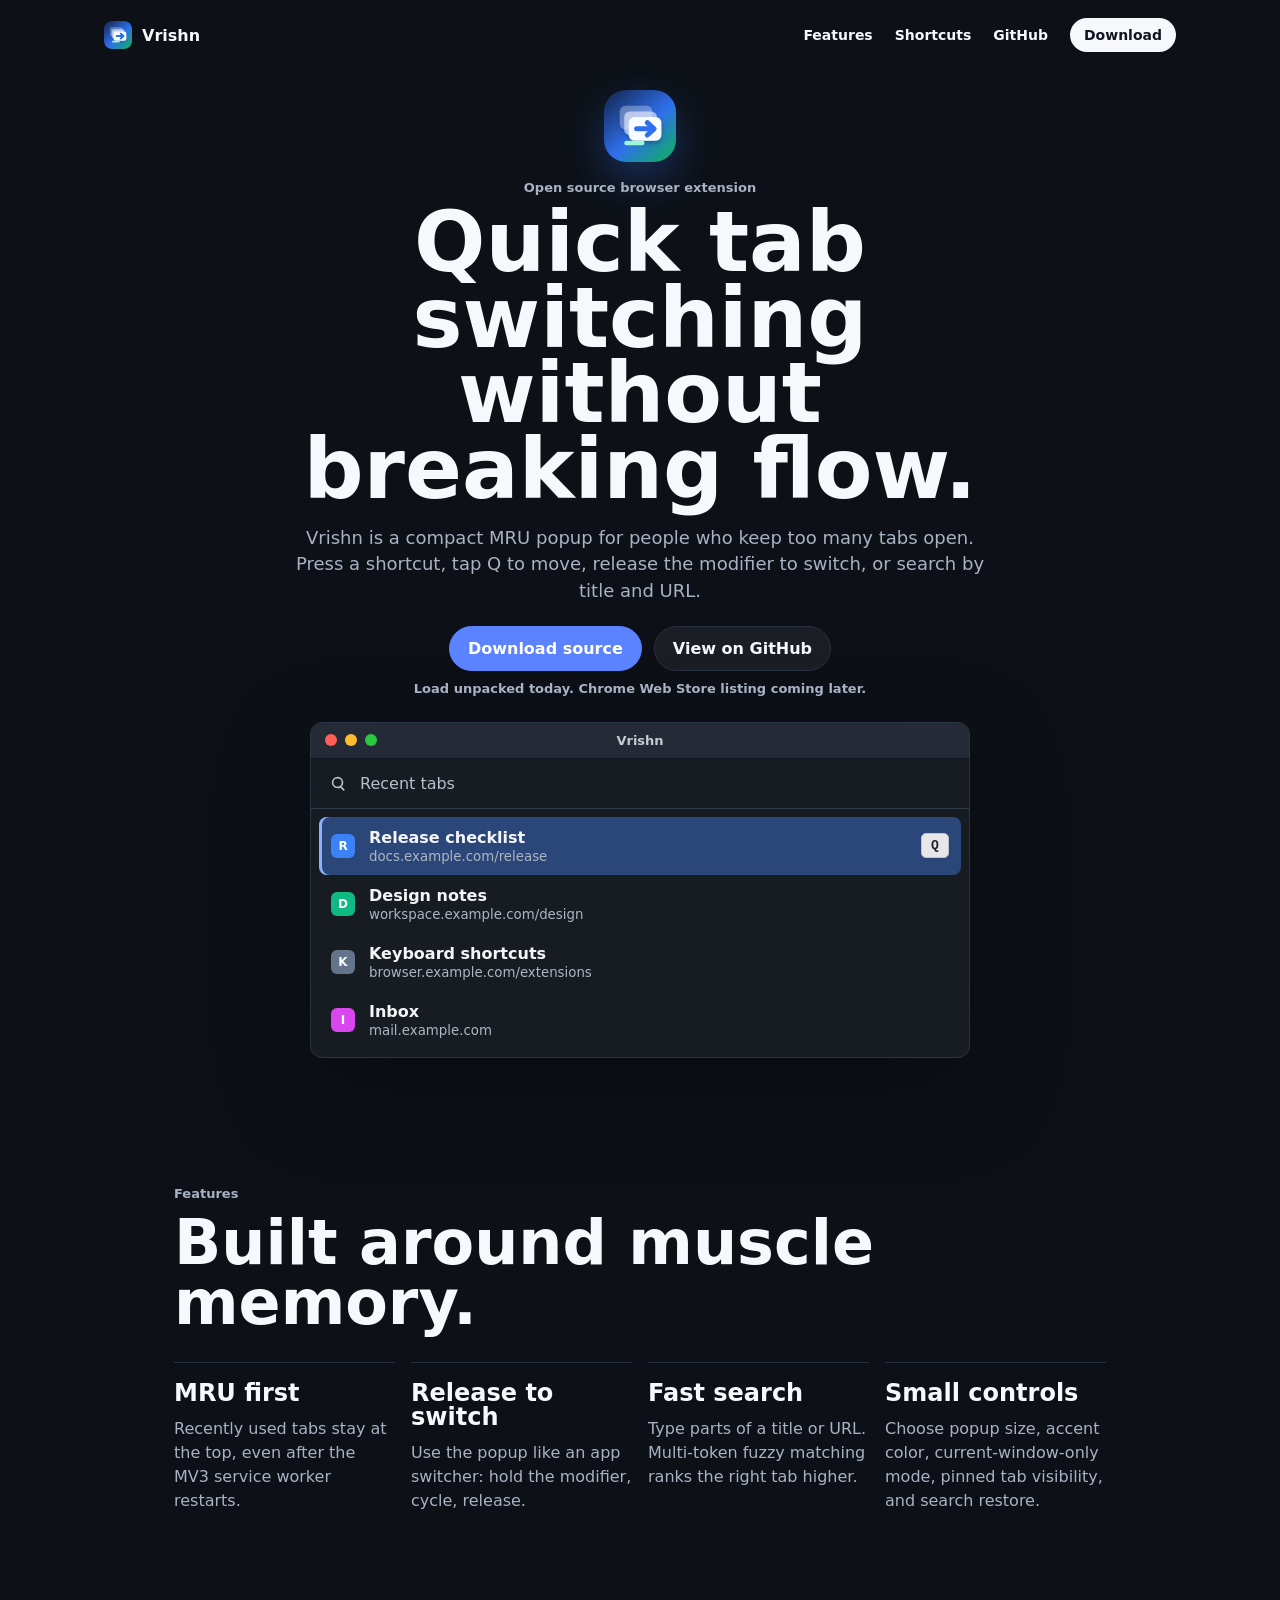
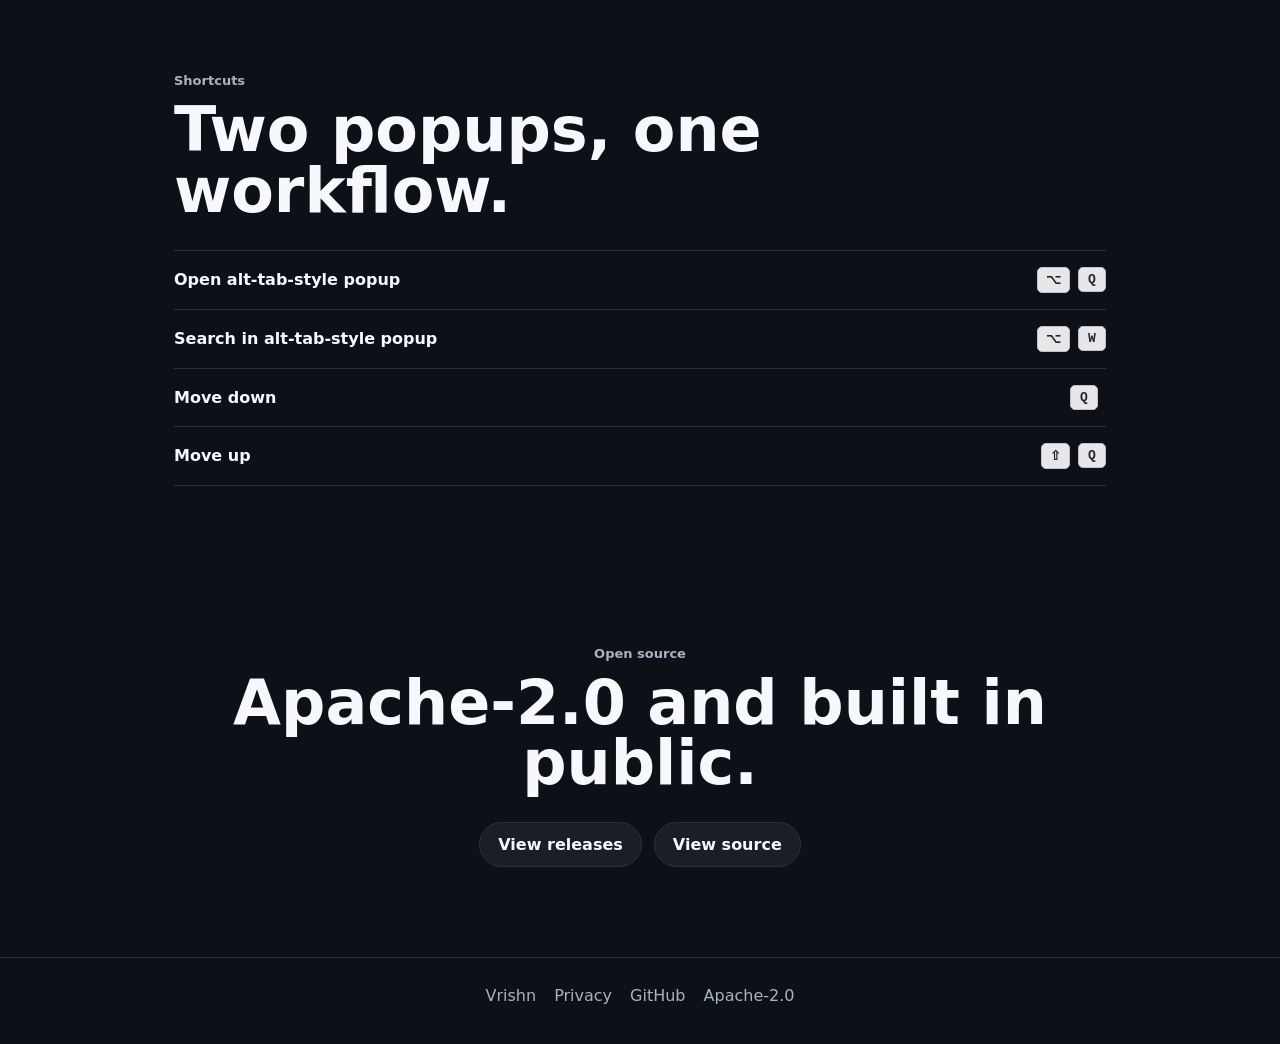
<file: index.html>
<!doctype html>
<html lang="en">
  <head>
    <meta charset="utf-8">
    <meta name="viewport" content="width=device-width, initial-scale=1">
    <meta name="description" content="Vrishn is a keyboard-first quick tab switcher for Chrome, Edge, Brave, Helium, and other Chromium browsers.">
    <meta name="theme-color" content="#0d1117">
    <meta property="og:type" content="website">
    <meta property="og:site_name" content="Vrishn">
    <meta property="og:title" content="Vrishn - Quick Tab Switcher">
    <meta property="og:description" content="Keyboard-first tab switching with recent-tab cycling, fuzzy search, and customizable popup controls.">
    <meta property="og:url" content="https://rishabhsai.github.io/vrishn-quick-tab-switcher/">
    <meta property="og:image" content="https://rishabhsai.github.io/vrishn-quick-tab-switcher/og-image.png">
    <meta property="og:image:secure_url" content="https://rishabhsai.github.io/vrishn-quick-tab-switcher/og-image.png">
    <meta property="og:image:type" content="image/png">
    <meta property="og:image:width" content="1200">
    <meta property="og:image:height" content="630">
    <meta property="og:image:alt" content="Vrishn quick tab switcher preview with a dark browser UI and keyboard shortcut tiles.">
    <meta name="twitter:card" content="summary_large_image">
    <meta name="twitter:title" content="Vrishn - Quick Tab Switcher">
    <meta name="twitter:description" content="Keyboard-first tab switching with recent-tab cycling, fuzzy search, and customizable popup controls.">
    <meta name="twitter:image" content="https://rishabhsai.github.io/vrishn-quick-tab-switcher/og-image.png">
    <title>Vrishn - Quick Tab Switcher</title>
    <link rel="icon" href="./favicon.svg" type="image/svg+xml">
    <link rel="icon" href="./favicon-32.png" sizes="32x32" type="image/png">
    <link rel="apple-touch-icon" href="./apple-touch-icon.png">
    <link rel="stylesheet" href="./style.css">
  </head>
  <body>
    <header class="nav">
      <a class="brand" href="#top" aria-label="Vrishn home">
        <span class="brand-mark" aria-hidden="true">
          <img src="./favicon.svg" alt="">
        </span>
        <span>Vrishn</span>
      </a>
      <nav aria-label="Primary">
        <a href="#features">Features</a>
        <a href="#shortcuts">Shortcuts</a>
        <a href="https://github.com/rishabhsai/vrishn-quick-tab-switcher">GitHub</a>
        <a class="nav-cta" href="https://github.com/rishabhsai/vrishn-quick-tab-switcher/archive/refs/heads/main.zip">Download</a>
      </nav>
    </header>

    <main id="top">
      <section class="hero" aria-labelledby="hero-title">
        <div class="app-icon" aria-hidden="true">
          <img src="./favicon.svg" alt="">
        </div>
        <p class="eyebrow">Open source browser extension</p>
        <h1 id="hero-title">Quick tab switching without breaking flow.</h1>
        <p class="lede">
          Vrishn is a compact MRU popup for people who keep too many tabs open.
          Press a shortcut, tap Q to move, release the modifier to switch, or
          search by title and URL.
        </p>
        <div class="actions">
          <a class="button primary" href="https://github.com/rishabhsai/vrishn-quick-tab-switcher/archive/refs/heads/main.zip">Download source</a>
          <a class="button secondary" href="https://github.com/rishabhsai/vrishn-quick-tab-switcher">View on GitHub</a>
        </div>
        <p class="meta">Load unpacked today. Chrome Web Store listing coming later.</p>

        <figure class="product" aria-label="Vrishn popup preview">
          <div class="window-bar">
            <span></span>
            <span></span>
            <span></span>
            <strong>Vrishn</strong>
          </div>
          <div class="search-row">
            <svg viewBox="0 0 24 24" aria-hidden="true">
              <path d="M10.8 18a7.2 7.2 0 1 1 5.1-2.1l4.1 4.1-1.4 1.4-4.1-4.1A7.16 7.16 0 0 1 10.8 18Zm0-2a5.2 5.2 0 1 0 0-10.4 5.2 5.2 0 0 0 0 10.4Z"/>
            </svg>
            <span>Recent tabs</span>
          </div>
          <ol class="tab-list">
            <li class="selected">
              <span class="favicon blue">R</span>
              <span>
                <strong>Release checklist</strong>
                <small>docs.example.com/release</small>
              </span>
              <kbd>Q</kbd>
            </li>
            <li>
              <span class="favicon green">D</span>
              <span>
                <strong>Design notes</strong>
                <small>workspace.example.com/design</small>
              </span>
            </li>
            <li>
              <span class="favicon slate">K</span>
              <span>
                <strong>Keyboard shortcuts</strong>
                <small>browser.example.com/extensions</small>
              </span>
            </li>
            <li>
              <span class="favicon pink">I</span>
              <span>
                <strong>Inbox</strong>
                <small>mail.example.com</small>
              </span>
            </li>
          </ol>
        </figure>
      </section>

      <section id="features" class="features" aria-labelledby="features-title">
        <p class="section-label">Features</p>
        <h2 id="features-title">Built around muscle memory.</h2>
        <div class="feature-grid">
          <article>
            <h3>MRU first</h3>
            <p>Recently used tabs stay at the top, even after the MV3 service worker restarts.</p>
          </article>
          <article>
            <h3>Release to switch</h3>
            <p>Use the popup like an app switcher: hold the modifier, cycle, release.</p>
          </article>
          <article>
            <h3>Fast search</h3>
            <p>Type parts of a title or URL. Multi-token fuzzy matching ranks the right tab higher.</p>
          </article>
          <article>
            <h3>Small controls</h3>
            <p>Choose popup size, accent color, current-window-only mode, pinned tab visibility, and search restore.</p>
          </article>
        </div>
      </section>

      <section id="shortcuts" class="shortcuts" aria-labelledby="shortcuts-title">
        <p class="section-label">Shortcuts</p>
        <h2 id="shortcuts-title">Two popups, one workflow.</h2>
        <div class="shortcut-table">
          <div>
            <span>Open alt-tab-style popup</span>
            <kbd>⌥</kbd><kbd>Q</kbd>
          </div>
          <div>
            <span>Search in alt-tab-style popup</span>
            <kbd>⌥</kbd><kbd>W</kbd>
          </div>
          <div>
            <span>Move down</span>
            <kbd>Q</kbd>
          </div>
          <div>
            <span>Move up</span>
            <kbd>⇧</kbd><kbd>Q</kbd>
          </div>
        </div>
      </section>

      <section class="open-source" aria-labelledby="open-source-title">
        <p class="section-label">Open source</p>
        <h2 id="open-source-title">Apache-2.0 and built in public.</h2>
        <div class="actions">
          <a class="button secondary" href="https://github.com/rishabhsai/vrishn-quick-tab-switcher/releases">View releases</a>
          <a class="button secondary" href="https://github.com/rishabhsai/vrishn-quick-tab-switcher">View source</a>
        </div>
      </section>
    </main>

    <footer>
      <a href="#top">Vrishn</a>
      <a href="./privacy.html">Privacy</a>
      <a href="https://github.com/rishabhsai/vrishn-quick-tab-switcher">GitHub</a>
      <a href="https://github.com/rishabhsai/vrishn-quick-tab-switcher/blob/main/LICENSE">Apache-2.0</a>
    </footer>
  </body>
</html>
</file>
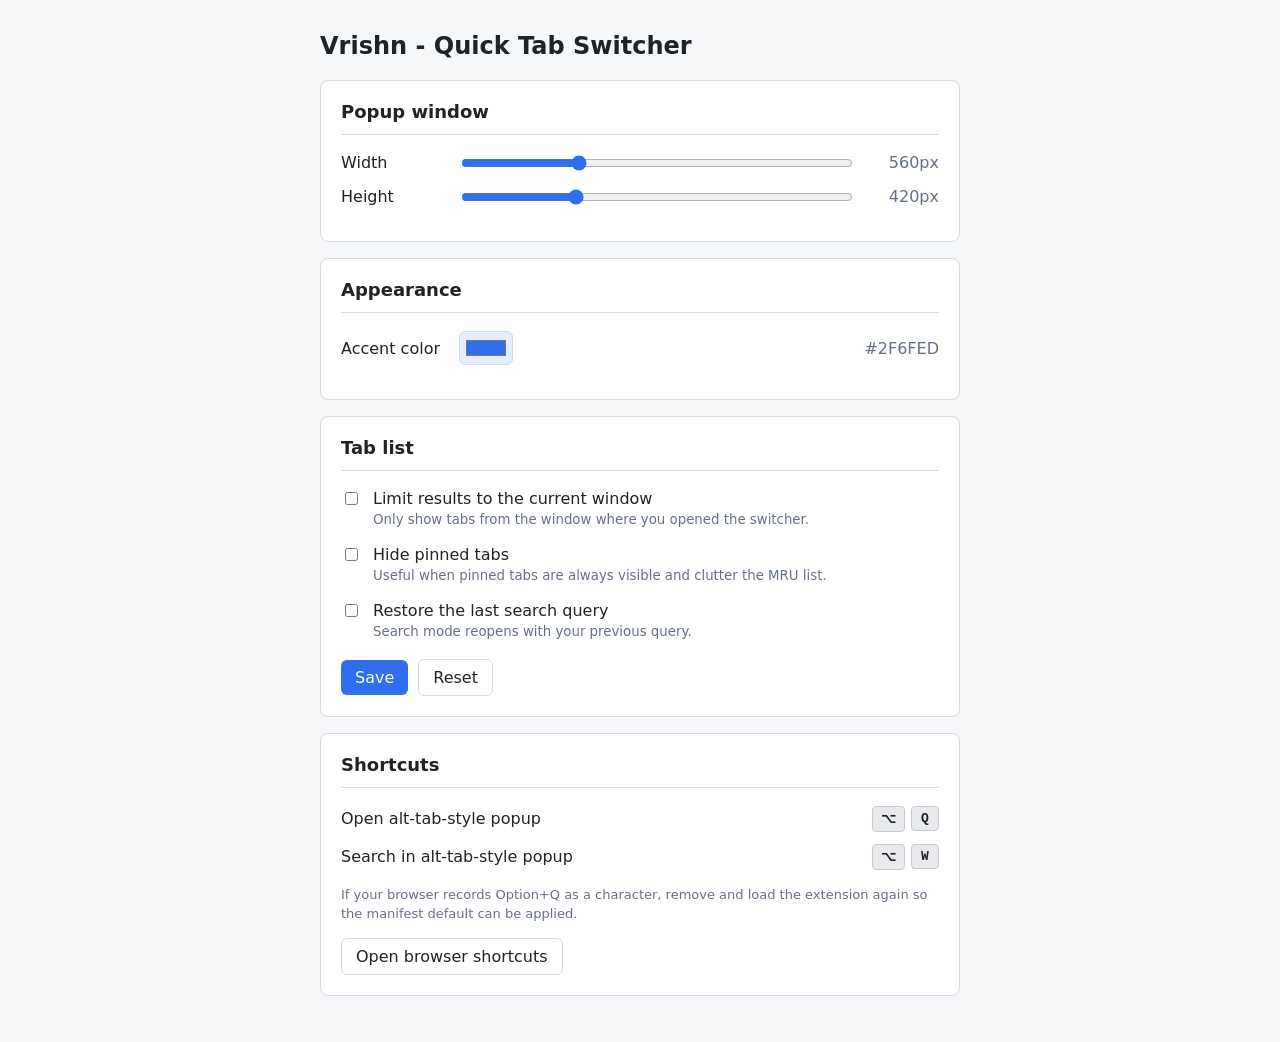
<file: options.html>
<!doctype html>
<html lang="en">
  <head>
    <meta charset="utf-8">
    <meta name="viewport" content="width=device-width, initial-scale=1">
    <title>Vrishn - Quick Tab Switcher Options</title>
    <link rel="stylesheet" href="options.css">
  </head>
  <body>
    <main class="page">
      <h1>Vrishn - Quick Tab Switcher</h1>

      <section class="panel">
        <h2>Popup window</h2>
        <label>
          Width
          <input id="width" type="range" min="420" max="900" step="20">
          <output id="widthValue"></output>
        </label>
        <label>
          Height
          <input id="height" type="range" min="300" max="720" step="20">
          <output id="heightValue"></output>
        </label>
      </section>

      <section class="panel">
        <h2>Appearance</h2>
        <label class="color-row">
          Accent color
          <input id="accentColor" type="color" value="#2f6fed">
          <output id="accentColorValue"></output>
        </label>
      </section>

      <section class="panel">
        <h2>Tab list</h2>
        <label class="check-row">
          <input id="limitToCurrentWindow" type="checkbox">
          <span>
            Limit results to the current window
            <small>Only show tabs from the window where you opened the switcher.</small>
          </span>
        </label>
        <label class="check-row">
          <input id="hidePinnedTabs" type="checkbox">
          <span>
            Hide pinned tabs
            <small>Useful when pinned tabs are always visible and clutter the MRU list.</small>
          </span>
        </label>
        <label class="check-row">
          <input id="restoreLastSearch" type="checkbox">
          <span>
            Restore the last search query
            <small>Search mode reopens with your previous query.</small>
          </span>
        </label>
        <div class="actions">
          <button id="save">Save</button>
          <button id="reset" type="button">Reset</button>
          <span id="status" role="status"></span>
        </div>
      </section>

      <section class="panel">
        <h2>Shortcuts</h2>
        <div class="shortcut-row">
          <span>Open alt-tab-style popup</span>
          <kbd>⌥</kbd><kbd>Q</kbd>
        </div>
        <div class="shortcut-row">
          <span>Search in alt-tab-style popup</span>
          <kbd>⌥</kbd><kbd>W</kbd>
        </div>
        <p class="note">
          If your browser records Option+Q as a character, remove and load the
          extension again so the manifest default can be applied.
        </p>
        <button id="openShortcuts" type="button">Open browser shortcuts</button>
      </section>
    </main>
    <script src="options.js" type="module"></script>
  </body>
</html>
</file>
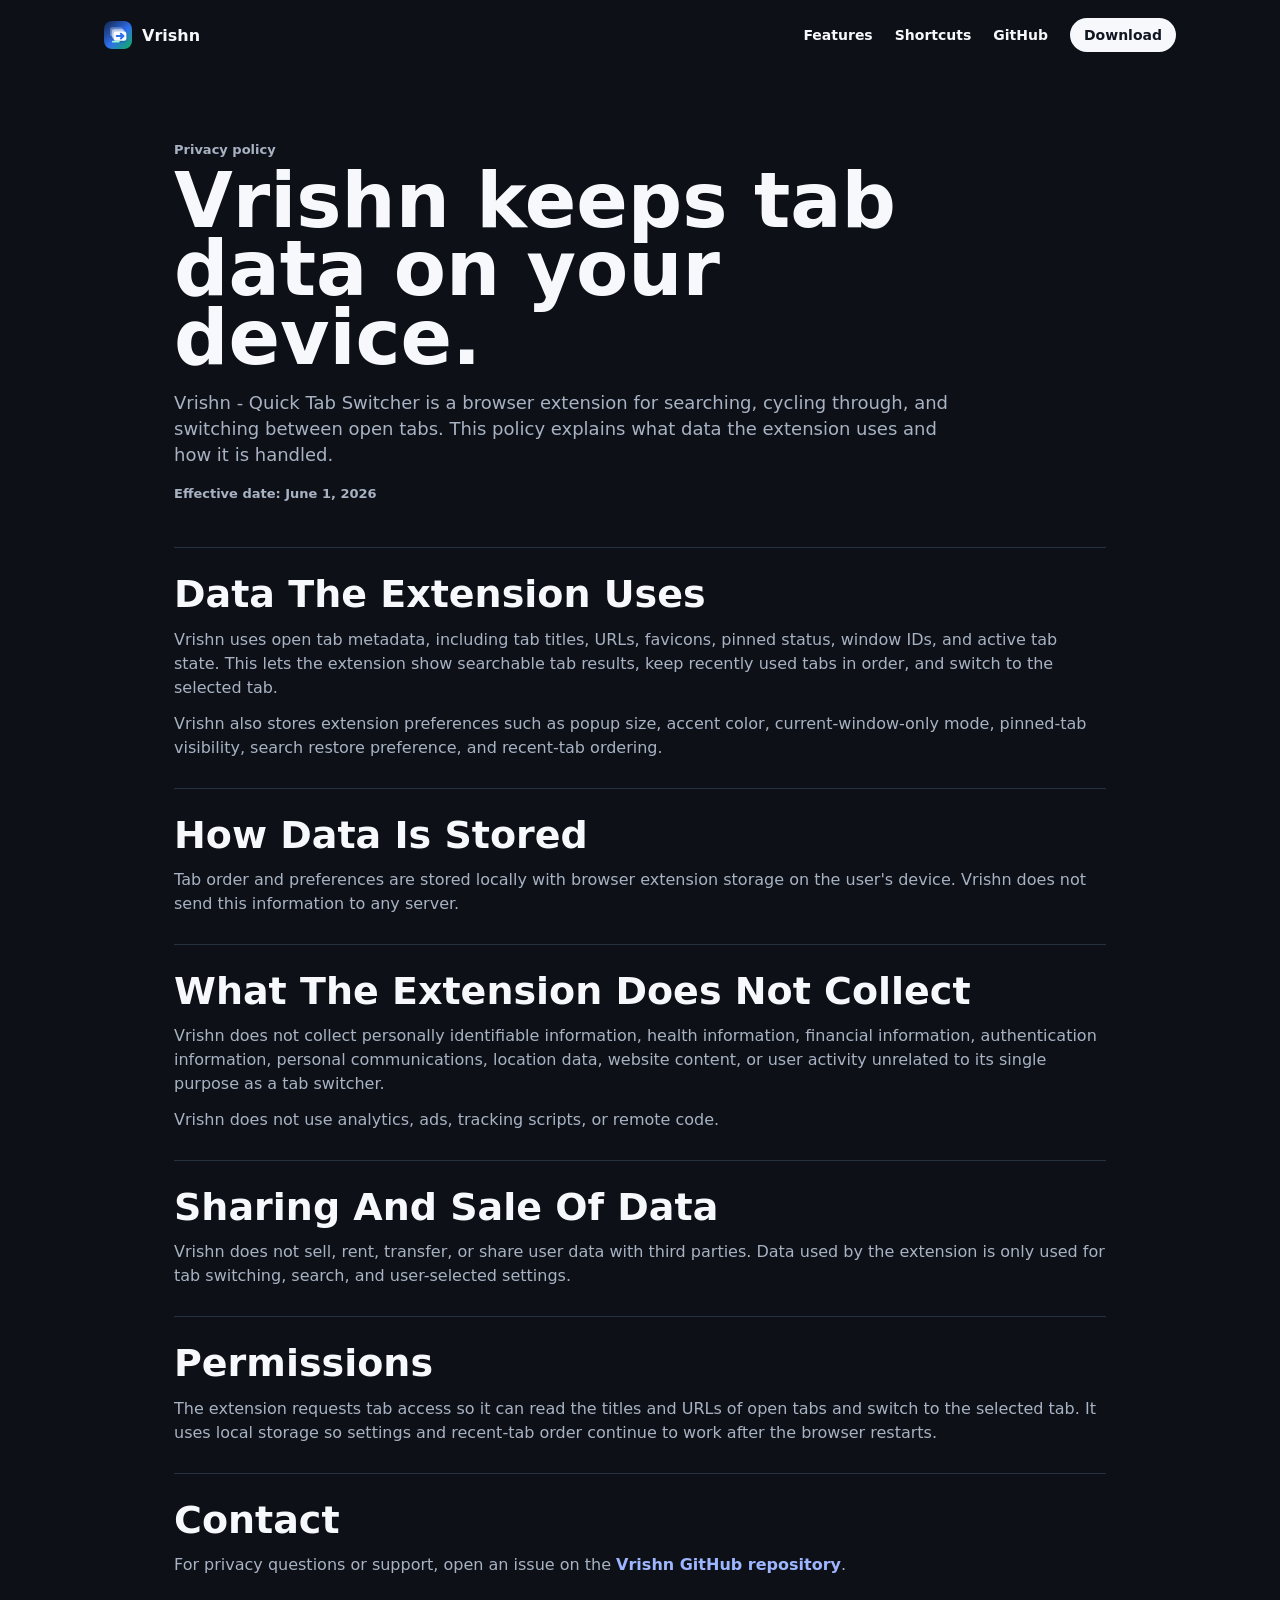
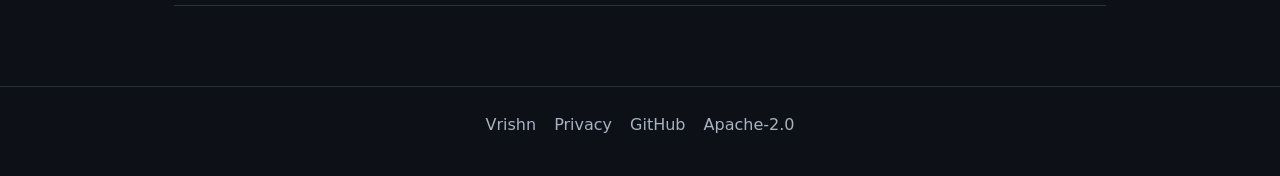
<file: privacy.html>
<!doctype html>
<html lang="en">
  <head>
    <meta charset="utf-8">
    <meta name="viewport" content="width=device-width, initial-scale=1">
    <meta name="description" content="Privacy policy for Vrishn - Quick Tab Switcher.">
    <meta name="theme-color" content="#0d1117">
    <meta property="og:type" content="website">
    <meta property="og:site_name" content="Vrishn">
    <meta property="og:title" content="Vrishn - Privacy Policy">
    <meta property="og:description" content="Vrishn stores tab-switching data and preferences locally and does not sell or transmit user data.">
    <meta property="og:url" content="https://rishabhsai.github.io/vrishn-quick-tab-switcher/privacy.html">
    <meta property="og:image" content="https://rishabhsai.github.io/vrishn-quick-tab-switcher/og-image.png">
    <meta property="og:image:secure_url" content="https://rishabhsai.github.io/vrishn-quick-tab-switcher/og-image.png">
    <meta property="og:image:type" content="image/png">
    <meta property="og:image:width" content="1200">
    <meta property="og:image:height" content="630">
    <meta property="og:image:alt" content="Vrishn quick tab switcher preview with a dark browser UI and keyboard shortcut tiles.">
    <meta name="twitter:card" content="summary_large_image">
    <meta name="twitter:title" content="Vrishn - Privacy Policy">
    <meta name="twitter:description" content="Vrishn stores tab-switching data and preferences locally and does not sell or transmit user data.">
    <meta name="twitter:image" content="https://rishabhsai.github.io/vrishn-quick-tab-switcher/og-image.png">
    <title>Vrishn - Privacy Policy</title>
    <link rel="icon" href="./favicon.svg" type="image/svg+xml">
    <link rel="icon" href="./favicon-32.png" sizes="32x32" type="image/png">
    <link rel="apple-touch-icon" href="./apple-touch-icon.png">
    <link rel="stylesheet" href="./style.css">
  </head>
  <body>
    <header class="nav">
      <a class="brand" href="./" aria-label="Vrishn home">
        <span class="brand-mark" aria-hidden="true">
          <img src="./favicon.svg" alt="">
        </span>
        <span>Vrishn</span>
      </a>
      <nav aria-label="Primary">
        <a href="./#features">Features</a>
        <a href="./#shortcuts">Shortcuts</a>
        <a href="https://github.com/rishabhsai/vrishn-quick-tab-switcher">GitHub</a>
        <a class="nav-cta" href="https://github.com/rishabhsai/vrishn-quick-tab-switcher/archive/refs/heads/main.zip">Download</a>
      </nav>
    </header>

    <main class="policy-page">
      <section class="policy-hero" aria-labelledby="policy-title">
        <p class="eyebrow">Privacy policy</p>
        <h1 id="policy-title">Vrishn keeps tab data on your device.</h1>
        <p class="lede">
          Vrishn - Quick Tab Switcher is a browser extension for searching,
          cycling through, and switching between open tabs. This policy explains
          what data the extension uses and how it is handled.
        </p>
        <p class="meta">Effective date: June 1, 2026</p>
      </section>

      <section class="policy-content" aria-label="Privacy policy details">
        <article>
          <h2>Data The Extension Uses</h2>
          <p>
            Vrishn uses open tab metadata, including tab titles, URLs, favicons,
            pinned status, window IDs, and active tab state. This lets the
            extension show searchable tab results, keep recently used tabs in
            order, and switch to the selected tab.
          </p>
          <p>
            Vrishn also stores extension preferences such as popup size, accent
            color, current-window-only mode, pinned-tab visibility, search
            restore preference, and recent-tab ordering.
          </p>
        </article>

        <article>
          <h2>How Data Is Stored</h2>
          <p>
            Tab order and preferences are stored locally with browser extension
            storage on the user's device. Vrishn does not send this information
            to any server.
          </p>
        </article>

        <article>
          <h2>What The Extension Does Not Collect</h2>
          <p>
            Vrishn does not collect personally identifiable information, health
            information, financial information, authentication information,
            personal communications, location data, website content, or user
            activity unrelated to its single purpose as a tab switcher.
          </p>
          <p>
            Vrishn does not use analytics, ads, tracking scripts, or remote
            code.
          </p>
        </article>

        <article>
          <h2>Sharing And Sale Of Data</h2>
          <p>
            Vrishn does not sell, rent, transfer, or share user data with third
            parties. Data used by the extension is only used for tab switching,
            search, and user-selected settings.
          </p>
        </article>

        <article>
          <h2>Permissions</h2>
          <p>
            The extension requests tab access so it can read the titles and URLs
            of open tabs and switch to the selected tab. It uses local storage
            so settings and recent-tab order continue to work after the browser
            restarts.
          </p>
        </article>

        <article>
          <h2>Contact</h2>
          <p>
            For privacy questions or support, open an issue on the
            <a href="https://github.com/rishabhsai/vrishn-quick-tab-switcher/issues">Vrishn GitHub repository</a>.
          </p>
        </article>
      </section>
    </main>

    <footer>
      <a href="./">Vrishn</a>
      <a href="./privacy.html">Privacy</a>
      <a href="https://github.com/rishabhsai/vrishn-quick-tab-switcher">GitHub</a>
      <a href="https://github.com/rishabhsai/vrishn-quick-tab-switcher/blob/main/LICENSE">Apache-2.0</a>
    </footer>
  </body>
</html>
</file>
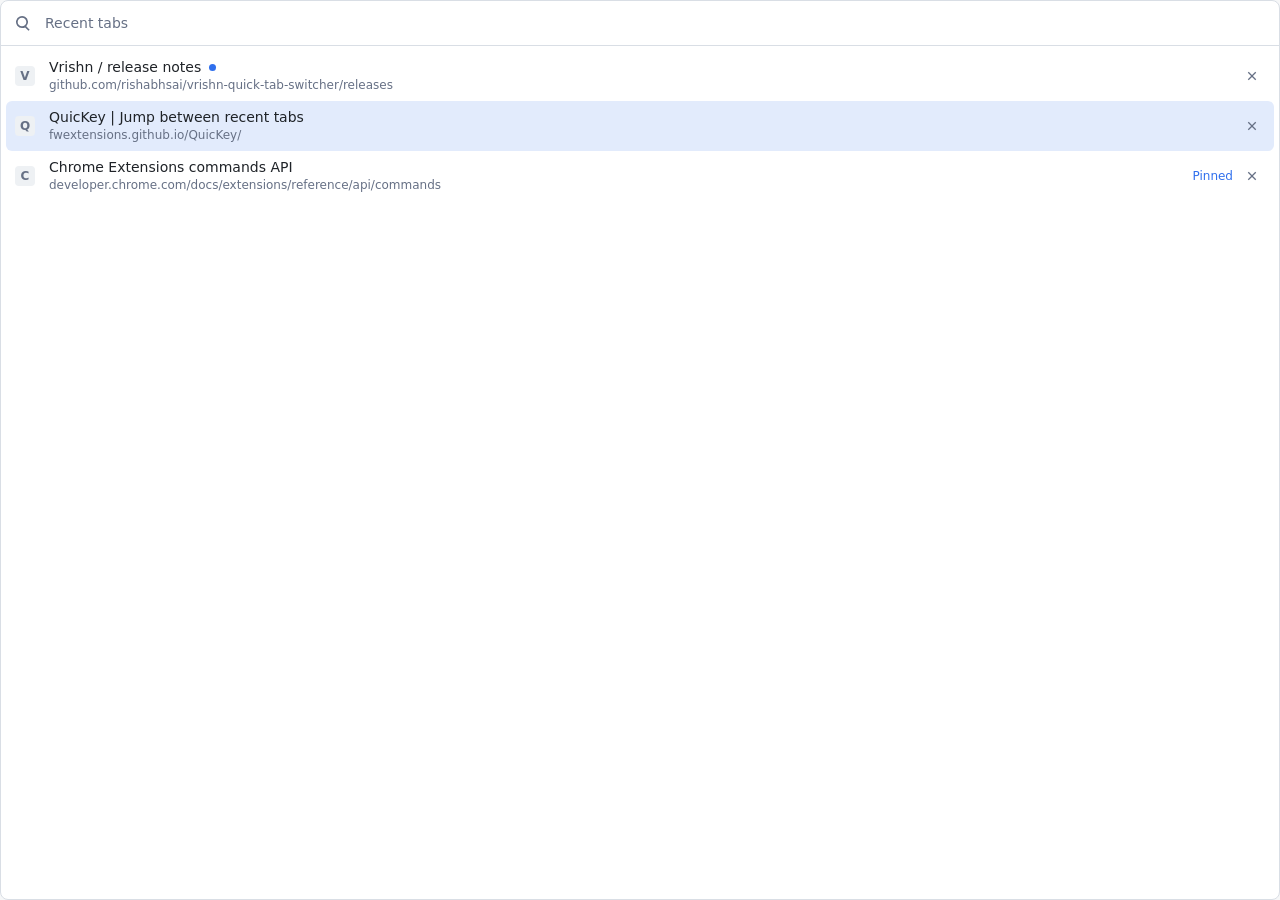
<file: switcher.html>
<!doctype html>
<html lang="en">
  <head>
    <meta charset="utf-8">
    <meta name="viewport" content="width=device-width, initial-scale=1">
    <title>Vrishn - Quick Tab Switcher</title>
    <link rel="stylesheet" href="switcher.css">
  </head>
  <body>
    <main class="shell">
      <section class="search-bar">
        <svg class="search-icon" viewBox="0 0 24 24" aria-hidden="true">
          <path d="M10.8 18a7.2 7.2 0 1 1 5.1-2.1l4.1 4.1-1.4 1.4-4.1-4.1A7.16 7.16 0 0 1 10.8 18Zm0-2a5.2 5.2 0 1 0 0-10.4 5.2 5.2 0 0 0 0 10.4Z"/>
        </svg>
        <input id="query" type="search" autocomplete="off" spellcheck="false"
            placeholder="Search tabs by title or URL">
      </section>
      <section id="list" class="tab-list" role="listbox" aria-label="Tabs"></section>
    </main>
    <script src="switcher.js" type="module"></script>
  </body>
</html>
</file>
<file: style.css>
:root {
  color-scheme: dark;
  --bg: #0d1117;
  --panel: #151a22;
  --ink: #f6f8fc;
  --muted: #a8b2c3;
  --line: #273141;
  --accent: #5b82ff;
  --accent-ink: #ffffff;
  --soft-blue: #172a4e;
  --shadow: 0 30px 90px rgba(0, 0, 0, .34);
  font-family: ui-sans-serif, system-ui, -apple-system, BlinkMacSystemFont, "Segoe UI", sans-serif;
}

* {
  box-sizing: border-box;
}

html {
  scroll-behavior: smooth;
}

body {
  background: var(--bg);
  color: var(--ink);
  margin: 0;
}

a {
  color: inherit;
  text-decoration: none;
}

.nav {
  align-items: center;
  display: flex;
  justify-content: space-between;
  margin: 0 auto;
  max-width: 1120px;
  padding: 18px 24px;
}

.brand,
.nav nav,
.actions,
footer {
  align-items: center;
  display: flex;
}

.brand {
  font-weight: 700;
  gap: 10px;
}

.brand-mark,
.app-icon,
.favicon {
  align-items: center;
  display: inline-flex;
  justify-content: center;
}

.brand-mark {
  border-radius: 8px;
  height: 28px;
  overflow: hidden;
  width: 28px;
}

.nav nav {
  gap: 22px;
  font-size: 14px;
  font-weight: 600;
}

.nav-cta {
  background: var(--ink);
  border-radius: 999px;
  color: #111722;
  padding: 9px 14px;
}

.hero {
  margin: 10px auto 0;
  max-width: 1120px;
  min-height: calc(100vh - 96px);
  padding: 0 24px 48px;
  text-align: center;
}

.app-icon {
  border-radius: 22px;
  box-shadow: 0 16px 42px rgba(47, 111, 237, .32);
  height: 72px;
  margin: 10px auto 18px;
  overflow: hidden;
  width: 72px;
}

.brand-mark img,
.app-icon img {
  display: block;
  height: 100%;
  width: 100%;
}

.eyebrow,
.section-label,
.meta {
  color: var(--muted);
  font-size: 13px;
  font-weight: 700;
  letter-spacing: 0;
  margin: 0;
}

h1 {
  font-size: clamp(44px, 8vw, 84px);
  letter-spacing: 0;
  line-height: .9;
  margin: 10px auto 18px;
  max-width: 760px;
}

.lede {
  color: var(--muted);
  font-size: 18px;
  line-height: 1.45;
  margin: 0 auto;
  max-width: 720px;
}

.actions {
  gap: 12px;
  justify-content: center;
  margin: 22px 0 10px;
}

.button {
  border: 1px solid var(--line);
  border-radius: 999px;
  font-weight: 750;
  padding: 12px 18px;
}

.button.primary {
  background: var(--accent);
  border-color: var(--accent);
  color: var(--accent-ink);
}

.button.secondary {
  background: rgba(255, 255, 255, .06);
  color: var(--ink);
}

.product {
  background: #171b22;
  border: 1px solid #2a3444;
  border-radius: 12px;
  box-shadow: var(--shadow);
  color: #f4f5f7;
  margin: 26px auto 0;
  max-width: 660px;
  overflow: hidden;
  text-align: left;
}

.window-bar {
  align-items: center;
  background: #252b36;
  border-bottom: 1px solid #10141c;
  display: grid;
  gap: 8px;
  grid-template-columns: repeat(3, 12px) 1fr;
  padding: 10px 14px;
}

.window-bar span {
  border-radius: 999px;
  height: 12px;
  width: 12px;
}

.window-bar span:nth-child(1) {
  background: #ff5f57;
}

.window-bar span:nth-child(2) {
  background: #febc2e;
}

.window-bar span:nth-child(3) {
  background: #28c840;
}

.window-bar strong {
  color: #c6c9d0;
  font-size: 13px;
  justify-self: center;
  padding-right: 60px;
}

.search-row {
  align-items: center;
  border-bottom: 1px solid #303948;
  color: #b9bfca;
  display: flex;
  gap: 12px;
  padding: 15px 18px;
}

.search-row svg {
  fill: currentColor;
  height: 19px;
  width: 19px;
}

.tab-list {
  list-style: none;
  margin: 0;
  padding: 8px;
}

.tab-list li {
  align-items: center;
  border-radius: 8px;
  display: grid;
  gap: 12px;
  grid-template-columns: 26px minmax(0, 1fr) auto;
  min-height: 58px;
  padding: 8px 12px;
}

.tab-list li.selected {
  background: #2b4779;
  box-shadow: inset 3px 0 0 #8fb0ff;
}

.favicon {
  border-radius: 6px;
  color: #fff;
  font-size: 12px;
  font-weight: 800;
  height: 24px;
  width: 24px;
}

.red {
  background: #ff3030;
}

.blue {
  background: #3b82f6;
}

.green {
  background: #10b981;
}

.pink {
  background: #d946ef;
}

.slate {
  background: #64748b;
}

.tab-list strong,
.tab-list small {
  display: block;
  overflow: hidden;
  text-overflow: ellipsis;
  white-space: nowrap;
}

.tab-list small {
  color: #aeb5c1;
  margin-top: 2px;
}

kbd {
  background: #e7e7ea;
  border: 1px solid #bfc2ca;
  border-radius: 5px;
  color: #24262b;
  font: 800 13px ui-monospace, SFMono-Regular, Menlo, monospace;
  min-width: 28px;
  padding: 4px 8px;
  text-align: center;
}

.features,
.shortcuts,
.open-source,
.policy-page {
  margin: 0 auto;
  max-width: 980px;
  padding: 80px 24px;
}

h2 {
  font-size: clamp(34px, 5vw, 62px);
  letter-spacing: 0;
  line-height: .98;
  margin: 12px 0 28px;
}

.feature-grid {
  display: grid;
  gap: 16px;
  grid-template-columns: repeat(4, 1fr);
}

article {
  border-top: 1px solid var(--line);
  padding-top: 18px;
}

h3 {
  font-size: 24px;
  line-height: 1;
  margin: 0 0 12px;
}

article p {
  color: var(--muted);
  line-height: 1.5;
  margin: 0;
}

.policy-page {
  padding-top: 72px;
}

.policy-hero {
  padding-bottom: 46px;
}

.policy-hero h1 {
  font-size: clamp(42px, 7vw, 76px);
  margin-left: 0;
  margin-right: 0;
  max-width: 820px;
  text-align: left;
}

.policy-hero .lede {
  margin-left: 0;
  max-width: 780px;
}

.policy-hero .meta {
  margin-top: 18px;
}

.policy-content {
  border-top: 1px solid var(--line);
}

.policy-content article {
  border-top: 0;
  border-bottom: 1px solid var(--line);
  padding: 28px 0;
}

.policy-content h2 {
  font-size: clamp(26px, 4vw, 38px);
  margin: 0 0 14px;
}

.policy-content p + p {
  margin-top: 12px;
}

.policy-content a {
  color: #9db6ff;
  font-weight: 700;
}

.shortcut-table {
  border-bottom: 1px solid var(--line);
  border-top: 1px solid var(--line);
}

.shortcut-table div {
  align-items: center;
  border-bottom: 1px solid var(--line);
  display: grid;
  gap: 8px;
  grid-template-columns: 1fr auto auto;
  padding: 16px 0;
}

.shortcut-table div:last-child {
  border-bottom: 0;
}

.shortcut-table span {
  font-weight: 750;
}

.open-source {
  text-align: center;
}

footer {
  border-top: 1px solid var(--line);
  color: var(--muted);
  gap: 18px;
  justify-content: center;
  padding: 28px 24px 42px;
}

@media (max-width: 760px) {
  .nav,
  .nav nav,
  .actions {
    align-items: stretch;
    flex-direction: column;
  }

  .nav {
    gap: 18px;
  }

  .nav nav {
    gap: 10px;
  }

  .hero {
    min-height: auto;
  }

  h1 {
    font-size: clamp(44px, 16vw, 76px);
  }

  .feature-grid {
    grid-template-columns: 1fr;
  }

  .shortcut-table div {
    grid-template-columns: 1fr auto auto;
  }
}
</file>
<file: options.css>
:root {
  color-scheme: light dark;
  --bg: light-dark(#f6f7f8, #1f2023);
  --panel: light-dark(#ffffff, #292a2f);
  --text: light-dark(#1f2328, #f3f4f6);
  --muted: light-dark(#667085, #b1b6c0);
  --border: light-dark(#d6dbe3, #444750);
  --accent: light-dark(#1a73e8, #8ab4f8);
  --accent-soft: light-dark(color-mix(in srgb, var(--accent) 12%, white), color-mix(in srgb, var(--accent) 24%, #292a2f));
  font-family: Inter, ui-sans-serif, system-ui, -apple-system, BlinkMacSystemFont, "Segoe UI", sans-serif;
}

* {
  box-sizing: border-box;
}

body {
  background: var(--bg);
  color: var(--text);
  margin: 0;
}

.page {
  margin: 0 auto;
  max-width: 680px;
  padding: 32px 20px;
}

h1 {
  font-size: 24px;
  margin: 0 0 20px;
}

h2 {
  border-bottom: 1px solid var(--border);
  font-size: 18px;
  margin: 0 0 18px;
  padding-bottom: 12px;
}

.panel {
  background: var(--panel);
  border: 1px solid var(--border);
  border-radius: 8px;
  margin-bottom: 16px;
  padding: 20px;
}

.panel > label:not(.check-row) {
  display: grid;
  gap: 8px;
  grid-template-columns: 110px 1fr 76px;
  margin: 14px 0;
}

input[type="range"],
input[type="color"] {
  accent-color: var(--accent);
}

.color-row {
  align-items: center;
}

input[type="color"] {
  background: var(--accent-soft);
  border: 1px solid var(--border);
  border-radius: 6px;
  height: 34px;
  padding: 4px;
  width: 54px;
}

output {
  color: var(--muted);
  text-align: right;
}

button {
  background: var(--accent);
  border: 0;
  border-radius: 6px;
  color: white;
  font: inherit;
  padding: 8px 14px;
}

button[type="button"] {
  background: transparent;
  border: 1px solid var(--border);
  color: var(--text);
}

.check-row {
  align-items: start;
  display: grid;
  gap: 12px;
  grid-template-columns: auto 1fr;
  margin: 16px 0;
}

.check-row input {
  accent-color: var(--accent);
  margin-top: 3px;
}

.check-row span {
  display: grid;
  gap: 3px;
}

small {
  color: var(--muted);
  line-height: 1.35;
}

.actions {
  align-items: center;
  display: flex;
  gap: 10px;
  margin-top: 18px;
}

#status {
  color: var(--muted);
}

.shortcut-row {
  align-items: center;
  display: grid;
  gap: 6px;
  grid-template-columns: 1fr auto auto;
  margin: 12px 0;
}

kbd {
  background: light-dark(#e8eaed, #d8d9dc);
  border: 1px solid light-dark(#c6cbd3, #a6a8ad);
  border-radius: 4px;
  color: #202124;
  font: 600 13px ui-monospace, SFMono-Regular, Menlo, monospace;
  min-width: 28px;
  padding: 4px 8px;
  text-align: center;
}

.note {
  color: var(--muted);
  font-size: 13px;
  line-height: 1.45;
  margin: 16px 0 0;
}

#openShortcuts {
  margin-top: 14px;
}
</file>
<file: switcher.css>
:root {
  color-scheme: light dark;
  --bg: light-dark(#f6f7f8, #18191b);
  --panel: light-dark(#ffffff, #202226);
  --row: light-dark(#ffffff, #202226);
  --row-active: light-dark(color-mix(in srgb, var(--accent) 14%, white), color-mix(in srgb, var(--accent) 34%, #202226));
  --row-hover: light-dark(#eef1f4, #2b2e34);
  --text: light-dark(#1f2328, #f3f4f6);
  --muted: light-dark(#667085, #a2aab7);
  --border: light-dark(#d9dee5, #363b44);
  --accent: #2f6fed;
  --danger: light-dark(#c5221f, #ff8a80);
  --shadow: light-dark(0 18px 42px rgba(27, 39, 51, .18), 0 18px 42px rgba(0, 0, 0, .38));
  font-family: Inter, ui-sans-serif, system-ui, -apple-system, BlinkMacSystemFont, "Segoe UI", sans-serif;
}

* {
  box-sizing: border-box;
}

html,
body {
  height: 100%;
  margin: 0;
}

body {
  background: var(--bg);
  color: var(--text);
  overflow: hidden;
}

.shell {
  background: var(--panel);
  border: 1px solid var(--border);
  border-radius: 8px;
  box-shadow: var(--shadow);
  display: grid;
  grid-template-rows: auto 1fr;
  height: 100vh;
  min-height: 300px;
  overflow: hidden;
}

.search-bar {
  align-items: center;
  border-bottom: 1px solid var(--border);
  display: grid;
  gap: 10px;
  grid-template-columns: 20px 1fr;
  padding: 10px 12px;
}

.search-icon {
  fill: var(--muted);
  height: 20px;
  width: 20px;
}

#query {
  appearance: none;
  background: transparent;
  border: 0;
  color: var(--text);
  font: inherit;
  font-size: 14px;
  line-height: 22px;
  outline: 0;
  width: 100%;
}

#query::placeholder {
  color: var(--muted);
}

.tab-list {
  overflow-y: auto;
  padding: 5px;
}

.tab-row {
  align-items: center;
  background: var(--row);
  border: 0;
  border-radius: 6px;
  color: var(--text);
  cursor: default;
  display: grid;
  gap: 10px;
  grid-template-columns: 24px minmax(0, 1fr) auto;
  min-height: 50px;
  padding: 7px 9px;
  text-align: left;
  width: 100%;
}

.tab-row:hover {
  background: var(--row-hover);
}

.tab-row[aria-selected="true"] {
  background: var(--row-active);
}

.tab-row.active-tab .title::after {
  background: var(--accent);
  border-radius: 999px;
  content: "";
  display: inline-block;
  height: 7px;
  margin-left: 8px;
  vertical-align: 1px;
  width: 7px;
}

.favicon {
  border-radius: 4px;
  height: 20px;
  object-fit: contain;
  width: 20px;
}

.fallback-icon {
  align-items: center;
  background: var(--row-hover);
  border-radius: 4px;
  color: var(--muted);
  display: flex;
  font-size: 12px;
  font-weight: 600;
  height: 20px;
  justify-content: center;
  width: 20px;
}

.copy {
  min-width: 0;
}

.title,
.url {
  display: block;
  overflow: hidden;
  text-overflow: ellipsis;
  white-space: nowrap;
}

.title {
  font-size: 14px;
  line-height: 19px;
}

.url {
  color: var(--muted);
  font-size: 12px;
  line-height: 17px;
}

.meta {
  align-items: center;
  color: var(--muted);
  display: flex;
  font-size: 12px;
  gap: 6px;
}

.pin {
  color: var(--accent);
}

.close {
  align-items: center;
  background: transparent;
  border: 0;
  border-radius: 4px;
  color: var(--muted);
  display: flex;
  height: 26px;
  justify-content: center;
  padding: 0;
  width: 26px;
}

.close:hover {
  background: color-mix(in srgb, var(--danger) 12%, transparent);
  color: var(--danger);
}

.empty {
  color: var(--muted);
  font-size: 14px;
  padding: 34px 18px;
  text-align: center;
}

mark {
  background: color-mix(in srgb, var(--accent) 24%, transparent);
  border-radius: 3px;
  color: inherit;
  padding: 0 1px;
}
</file>
